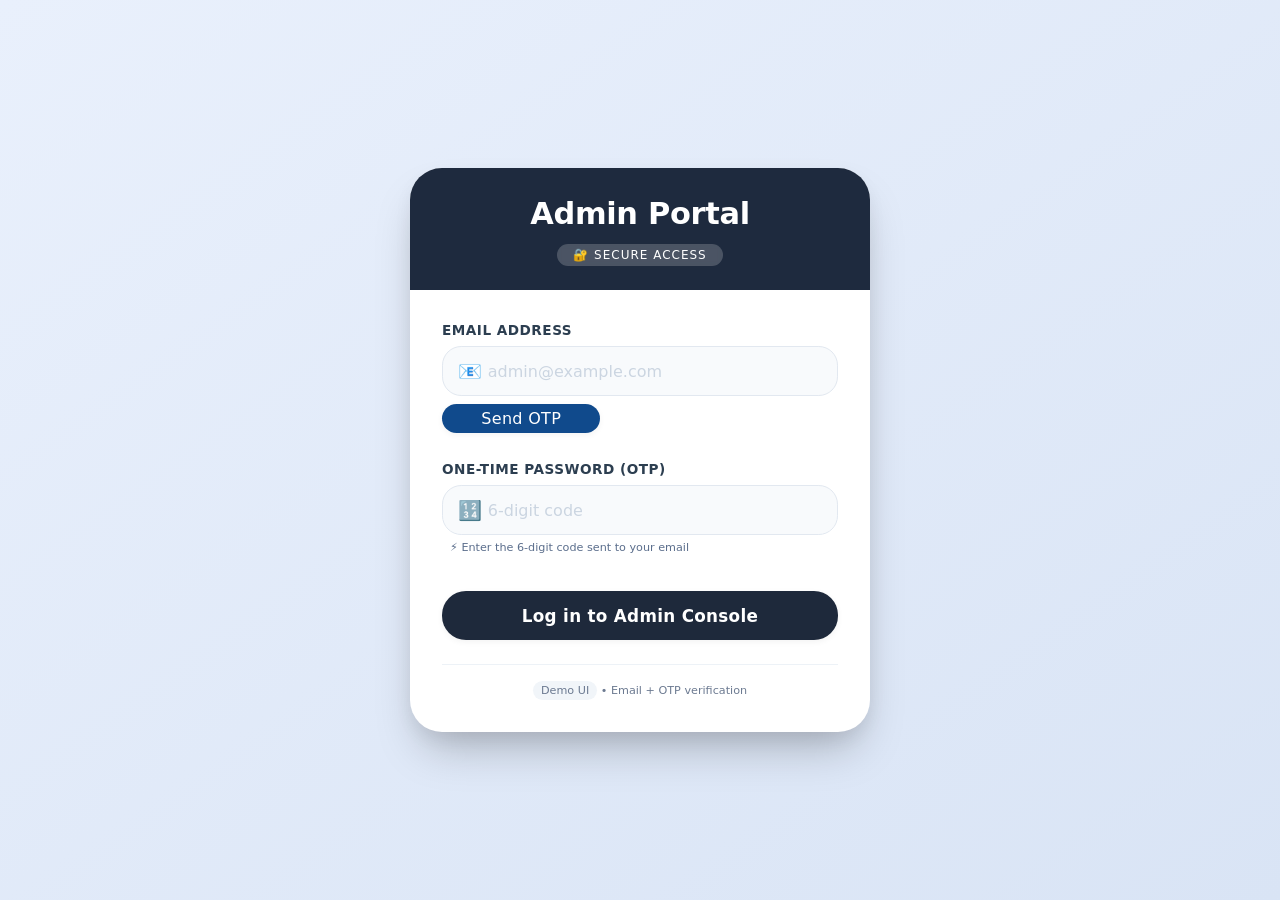
<file: src/main/webapp/adminLogin.html>
<!DOCTYPE html>
<html lang="en">
<head>
  <meta charset="UTF-8">
  <meta name="viewport" content="width=device-width, initial-scale=1.0, user-scalable=yes">
  <title>Admin Login | Secure Access</title>
  <!-- Simple modern reset & base styles -->
  <style>
    * {
      margin: 0;
      padding: 0;
      box-sizing: border-box;
    }

    body {
      font-family: system-ui, 'Segoe UI', 'Roboto', 'Helvetica Neue', sans-serif;
      background: linear-gradient(145deg, #e9f0fc 0%, #d9e4f5 100%);
      min-height: 100vh;
      display: flex;
      align-items: center;
      justify-content: center;
      padding: 1.5rem;
    }

    /* main card container */
    .login-container {
      max-width: 460px;
      width: 100%;
      background-color: #ffffff;
      border-radius: 2rem;
      box-shadow: 0 25px 45px -12px rgba(0, 0, 0, 0.25), 0 8px 18px rgba(0, 0, 0, 0.05);
      overflow: hidden;
      transition: transform 0.2s ease;
    }

    /* header area with subtle admin badge */
    .login-header {
      background: #1e2a3e;
      padding: 1.8rem 2rem 1.5rem 2rem;
      text-align: center;
      color: white;
    }

    .login-header h1 {
      font-size: 1.9rem;
      font-weight: 600;
      letter-spacing: -0.3px;
      margin-bottom: 0.3rem;
    }

    .admin-badge {
      display: inline-block;
      background: rgba(255, 255, 255, 0.2);
      backdrop-filter: blur(2px);
      padding: 0.25rem 1rem;
      border-radius: 40px;
      font-size: 0.75rem;
      font-weight: 500;
      text-transform: uppercase;
      letter-spacing: 1px;
      margin-top: 0.5rem;
    }

    /* main form area */
    .login-form {
      padding: 2rem 2rem 2.2rem 2rem;
    }

    /* input group styling */
    .input-group {
      margin-bottom: 1.8rem;
      display: flex;
      flex-direction: column;
    }

    .input-group label {
      font-size: 0.85rem;
      font-weight: 600;
      text-transform: uppercase;
      letter-spacing: 0.5px;
      color: #2c3e50;
      margin-bottom: 0.5rem;
    }

    .input-wrapper {
      position: relative;
      display: flex;
      align-items: center;
    }

    /* icon & field styling (purely visual) */
    .input-icon {
      position: absolute;
      left: 1rem;
      font-size: 1.2rem;
      color: #94a3b8;
      pointer-events: none;
    }

    input {
      width: 100%;
      padding: 0.9rem 1rem 0.9rem 2.8rem;
      font-size: 1rem;
      font-family: inherit;
      background-color: #f8fafc;
      border: 1.5px solid #e2e8f0;
      border-radius: 1.2rem;
      transition: all 0.2s;
      outline: none;
      color: #0f172a;
    }

    input:focus {
      border-color: #3b82f6;
      background-color: #ffffff;
      box-shadow: 0 0 0 3px rgba(59, 130, 246, 0.2);
    }

    input::placeholder {
      color: #cbd5e1;
      font-weight: 400;
    }

    /* special optional note for OTP hint */
    .otp-hint {
      font-size: 0.7rem;
      color: #5b6e8c;
      margin-top: 0.4rem;
      margin-left: 0.5rem;
    }

    /* login button - pure UI, no JS */
    .login-btn {
      width: 100%;
      background: #1e293b;
      color: white;
      font-size: 1.05rem;
      font-weight: 600;
      padding: 0.9rem 1rem;
      border: none;
      border-radius: 1.5rem;
      cursor: pointer;
      font-family: inherit;
      transition: 0.2s;
      margin-top: 0.5rem;
      letter-spacing: 0.3px;
      box-shadow: 0 2px 6px rgba(0, 0, 0, 0.05);
    }

    .login-btn:hover {
      background: #0f172a;
      transform: translateY(-1px);
      box-shadow: 0 8px 18px rgba(0, 0, 0, 0.1);
    }

    .login-btn:active {
      transform: translateY(1px);
    }

    /* demo helper note (purely UI note, no logic) */
    .info-note {
      text-align: center;
      margin-top: 1.5rem;
      font-size: 0.7rem;
      color: #6c7a91;
      border-top: 1px solid #edf2f7;
      padding-top: 1.2rem;
    }

    .info-note span {
      font-weight: 500;
      background: #f1f5f9;
      padding: 0.2rem 0.5rem;
      border-radius: 20px;
    }

    /* simple responsive touch */
    @media (max-width: 480px) {
      .login-form {
        padding: 1.5rem;
      }
      .login-header {
        padding: 1.4rem 1rem;
      }
      .login-header h1 {
        font-size: 1.6rem;
      }
    }

    .otpBtn {
      width: 40%;
      background: #104a8c;
      color: white;
      font-size: 1rem;
      font-weight: 400;
      padding: 0.3rem 0.4rem;
      border: none;
      border-radius: 1.5rem;
      cursor: pointer;
      font-family: inherit;
      transition: 0.2s;
      margin-top: 0.5rem;
      letter-spacing: 0.3px;
      box-shadow: 0 2px 6px rgba(0, 0, 0, 0.05);

    }
  </style>
</head>
<body>

<div class="login-container">
  <div class="login-header">
    <h1>Admin Portal</h1>
    <div class="admin-badge">🔐 Secure Access</div>
  </div>

  <div class="login-form">
    <!-- email field with icon -->
    <div class="input-group">
      <label for="email">Email address</label>
      <div class="input-wrapper">
        <span class="input-icon">📧</span>
        <input type="email" id="email" name="email" placeholder="admin@example.com" autocomplete="email">
      </div>
      <button class="otpBtn" type="button" onclick="sendOTP();">Send OTP</button>

    </div>



    <!-- OTP field with icon & hint -->
    <div class="input-group">
      <label for="otp">One-Time Password (OTP)</label>
      <div class="input-wrapper">
        <span class="input-icon">🔢</span>
        <input type="text" id="otp" name="otp" placeholder="6-digit code" autocomplete="off" inputmode="numeric">
      </div>
      <div class="otp-hint">⚡ Enter the 6-digit code sent to your email</div>
    </div>

    <!-- Login Button (no JS attached) -->
    <button class="login-btn" type="button" onclick="verifyOTP();">Log in to Admin Console</button>

    <!-- decorative note – purely UI info, no scripting -->
    <div class="info-note">
      <span>Demo UI</span> • Email + OTP verification
    </div>
  </div>
</div>

<script src="assets/js/notiflix-aio-3.2.8.min.js"></script>
<script src="assets/js/adminLogin.js"></script>

</body>
</html>
</file>
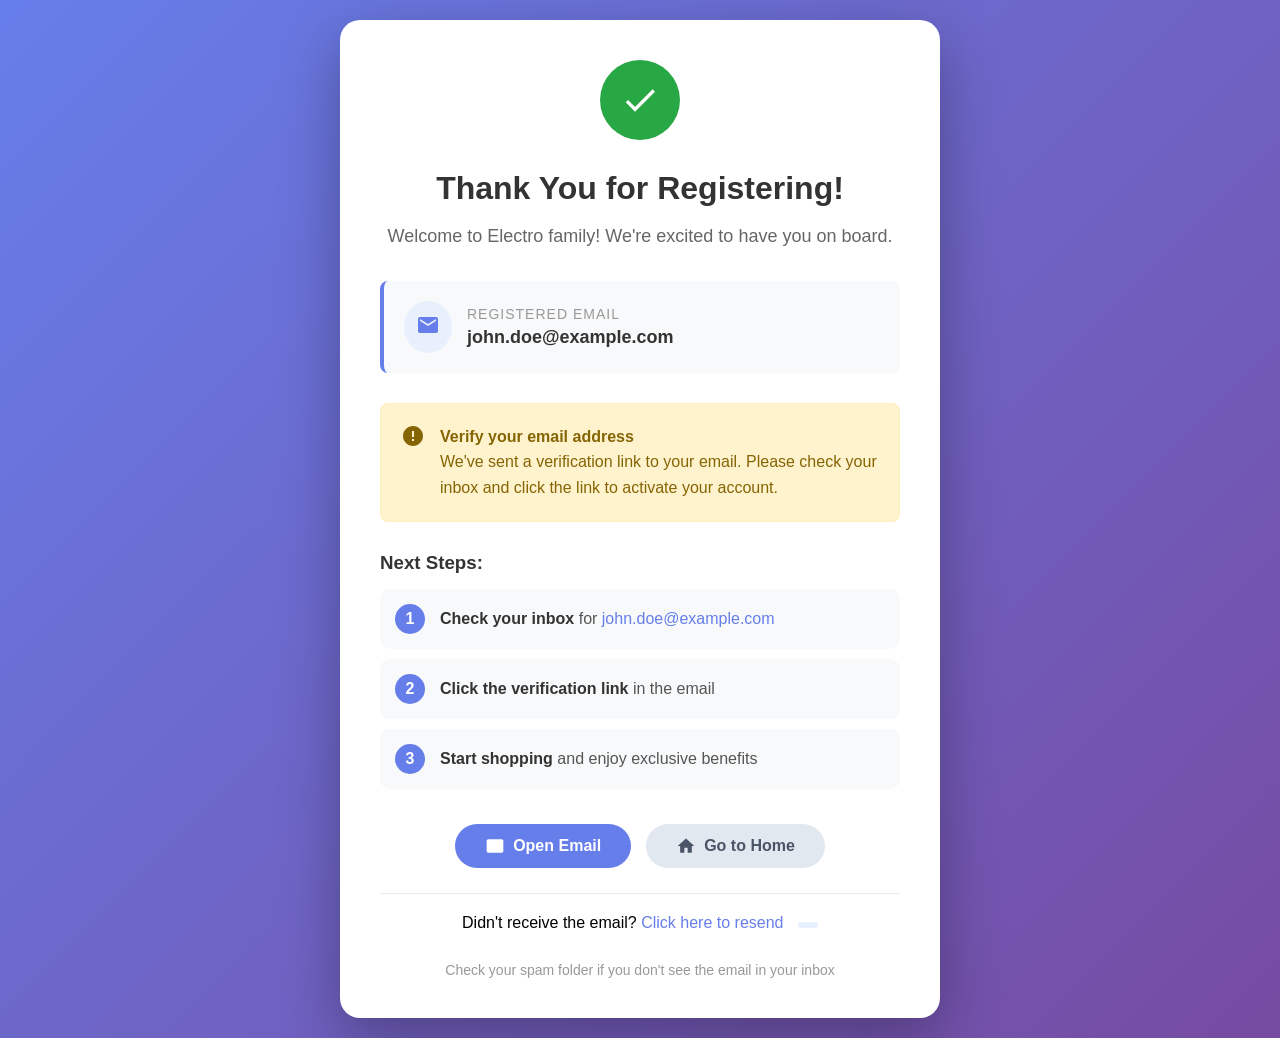
<file: src/main/webapp/Verify.html>
<!DOCTYPE html>
<html lang="en">
<head>
  <meta charset="UTF-8">
  <meta name="viewport" content="width=device-width, initial-scale=1.0">
  <title>Thank You for Registering - Electro</title>
  <style>
    * {
      margin: 0;
      padding: 0;
      box-sizing: border-box;
    }

    body {
      font-family: 'Segoe UI', Tahoma, Geneva, Verdana, sans-serif;
      background: linear-gradient(135deg, #667eea 0%, #764ba2 100%);
      min-height: 100vh;
      display: flex;
      justify-content: center;
      align-items: center;
      padding: 20px;
    }

    .container {
      max-width: 600px;
      width: 100%;
    }

    .thank-you-card {
      background: white;
      border-radius: 20px;
      padding: 40px;
      box-shadow: 0 20px 60px rgba(0,0,0,0.3);
      animation: slideUp 0.6s ease-out;
    }

    @keyframes slideUp {
      from {
        opacity: 0;
        transform: translateY(30px);
      }
      to {
        opacity: 1;
        transform: translateY(0);
      }
    }

    .success-icon {
      width: 80px;
      height: 80px;
      background: #28a745;
      border-radius: 50%;
      display: flex;
      justify-content: center;
      align-items: center;
      margin: 0 auto 30px;
      animation: scaleIn 0.5s ease-out 0.3s both;
    }

    @keyframes scaleIn {
      from {
        transform: scale(0);
      }
      to {
        transform: scale(1);
      }
    }

    .success-icon svg {
      width: 40px;
      height: 40px;
      fill: white;
    }

    h1 {
      color: #333;
      font-size: 32px;
      margin-bottom: 15px;
      text-align: center;
    }

    .greeting {
      text-align: center;
      color: #666;
      font-size: 18px;
      margin-bottom: 30px;
      line-height: 1.6;
    }

    .email-highlight {
      background: #f8f9fa;
      border-left: 4px solid #667eea;
      padding: 20px;
      border-radius: 8px;
      margin-bottom: 30px;
      display: flex;
      align-items: center;
      gap: 15px;
    }

    .email-icon {
      background: #e8f0fe;
      padding: 12px;
      border-radius: 50%;
    }

    .email-icon svg {
      width: 24px;
      height: 24px;
      fill: #667eea;
    }

    .email-content {
      flex: 1;
    }

    .email-label {
      font-size: 14px;
      color: #999;
      text-transform: uppercase;
      letter-spacing: 1px;
      margin-bottom: 5px;
    }

    .email-address {
      font-size: 18px;
      color: #333;
      font-weight: 600;
      word-break: break-all;
    }

    .verification-message {
      background: #fff3cd;
      border: 1px solid #ffeeba;
      border-radius: 8px;
      padding: 20px;
      margin-bottom: 30px;
      display: flex;
      align-items: flex-start;
      gap: 15px;
    }

    .verification-message svg {
      width: 24px;
      height: 24px;
      fill: #856404;
      flex-shrink: 0;
    }

    .verification-message p {
      color: #856404;
      font-size: 16px;
      line-height: 1.6;
      margin: 0;
    }

    .steps-container {
      margin-bottom: 35px;
    }

    .step {
      display: flex;
      align-items: center;
      gap: 15px;
      padding: 15px;
      background: #f8f9fa;
      border-radius: 10px;
      margin-bottom: 10px;
      transition: transform 0.2s;
    }

    .step:hover {
      transform: translateX(5px);
    }

    .step-number {
      width: 30px;
      height: 30px;
      background: #667eea;
      color: white;
      border-radius: 50%;
      display: flex;
      justify-content: center;
      align-items: center;
      font-weight: bold;
      font-size: 16px;
      flex-shrink: 0;
    }

    .step-text {
      color: #555;
      font-size: 16px;
    }

    .step-text strong {
      color: #333;
    }

    .actions {
      display: flex;
      gap: 15px;
      justify-content: center;
      margin-top: 30px;
    }

    .btn {
      padding: 12px 30px;
      border: none;
      border-radius: 50px;
      font-size: 16px;
      font-weight: 600;
      cursor: pointer;
      transition: all 0.3s;
      text-decoration: none;
      display: inline-flex;
      align-items: center;
      justify-content: center;
      gap: 8px;
    }

    .btn-primary {
      background: #667eea;
      color: white;
    }

    .btn-primary:hover {
      background: #5a67d8;
      transform: translateY(-2px);
      box-shadow: 0 5px 15px rgba(102, 126, 234, 0.4);
    }

    .btn-secondary {
      background: #e2e8f0;
      color: #4a5568;
    }

    .btn-secondary:hover {
      background: #cbd5e0;
      transform: translateY(-2px);
    }

    .resend-link {
      text-align: center;
      margin-top: 25px;
      padding-top: 20px;
      border-top: 1px solid #e9ecef;
    }

    .resend-link a {
      color: #667eea;
      text-decoration: none;
      font-weight: 500;
      transition: color 0.2s;
    }

    .resend-link a:hover {
      color: #5a67d8;
      text-decoration: underline;
    }

    .timer {
      display: inline-block;
      background: #e8f0fe;
      color: #667eea;
      padding: 3px 10px;
      border-radius: 20px;
      font-size: 14px;
      margin-left: 10px;
    }

    .footer {
      text-align: center;
      margin-top: 30px;
      color: #999;
      font-size: 14px;
    }

    @media (max-width: 480px) {
      .thank-you-card {
        padding: 25px;
      }

      h1 {
        font-size: 24px;
      }

      .actions {
        flex-direction: column;
      }

      .btn {
        width: 100%;
      }

      .email-highlight {
        flex-direction: column;
        text-align: center;
      }
    }
  </style>
</head>
<body>
<div class="container">
  <div class="thank-you-card">
    <!-- Success Icon -->
    <div class="success-icon">
      <svg viewBox="0 0 24 24">
        <path d="M9 16.17L4.83 12l-1.42 1.41L9 19 21 7l-1.41-1.41L9 16.17z"/>
      </svg>
    </div>

    <!-- Thank You Message -->
    <h1>Thank You for Registering!</h1>
    <p class="greeting">Welcome to Electro family! We're excited to have you on board.</p>

    <!-- Email Display -->
    <div class="email-highlight">
      <div class="email-icon">
        <svg viewBox="0 0 24 24">
          <path d="M20 4H4c-1.1 0-1.99.9-1.99 2L2 18c0 1.1.9 2 2 2h16c1.1 0 2-.9 2-2V6c0-1.1-.9-2-2-2zm0 4l-8 5-8-5V6l8 5 8-5v2z"/>
        </svg>
      </div>
      <div class="email-content">
        <div class="email-label">Registered Email</div>
        <div class="email-address" id="userEmail">john.doe@example.com</div>
      </div>
    </div>

    <!-- Verification Message -->
    <div class="verification-message">
      <svg viewBox="0 0 24 24">
        <path d="M12 2C6.48 2 2 6.48 2 12s4.48 10 10 10 10-4.48 10-10S17.52 2 12 2zm1 15h-2v-2h2v2zm0-4h-2V7h2v6z"/>
      </svg>
      <p>
        <strong>Verify your email address</strong><br>
        We've sent a verification link to your email. Please check your inbox and click the link to activate your account.
      </p>
    </div>

    <!-- Steps to Verify -->
    <div class="steps-container">
      <h3 style="margin-bottom: 15px; color: #333;">Next Steps:</h3>

      <div class="step">
        <div class="step-number">1</div>
        <div class="step-text">
          <strong>Check your inbox</strong> for <span id="displayEmail" style="color: #667eea;">john.doe@example.com</span>
        </div>
      </div>

      <div class="step">
        <div class="step-number">2</div>
        <div class="step-text">
          <strong>Click the verification link</strong> in the email
        </div>
      </div>

      <div class="step">
        <div class="step-number">3</div>
        <div class="step-text">
          <strong>Start shopping</strong> and enjoy exclusive benefits
        </div>
      </div>
    </div>

    <!-- Action Buttons -->
    <div class="actions">
      <a href="#" class="btn btn-primary" onclick="openEmailClient()">
        <svg width="20" height="20" viewBox="0 0 24 24" fill="currentColor">
          <path d="M20 4H4c-1.1 0-2 .9-2 2v12c0 1.1.9 2 2 2h16c1.1 0 2-.9 2-2V6c0-1.1-.9-2-2-2z"/>
        </svg>
        Open Email
      </a>
      <a href="/electro" class="btn btn-secondary">
        <svg width="20" height="20" viewBox="0 0 24 24" fill="currentColor">
          <path d="M10 20v-6h4v6h5v-8h3L12 3 2 12h3v8z"/>
        </svg>
        Go to Home
      </a>
    </div>

    <!-- Resend Email Link -->
    <div class="resend-link">
      Didn't receive the email?
      <a href="#" onclick="resendVerification()">Click here to resend</a>
      <span class="timer" id="timer"></span>
    </div>

    <!-- Footer -->
    <div class="footer">
      Check your spam folder if you don't see the email in your inbox
    </div>
  </div>
</div>

<script>
  function getEmailFromUrl() {
    const urlParams = new URLSearchParams(window.location.search);
    return urlParams.get('email') || localStorage.getItem('registeredEmail') || 'john.doe@example.com';
  }

  const userEmail = getEmailFromUrl();
  document.getElementById('userEmail').textContent = userEmail;
  document.getElementById('displayEmail').textContent = userEmail;

  localStorage.setItem('registeredEmail', userEmail);

  function openEmailClient() {
    const email = getEmailFromUrl();
    window.location.href = `https://mail.google.com/mail/u/0/#search/from%3Anoreply%40electro.com`; // Gmail
  }



</script>
</body>
</html>
</file>
